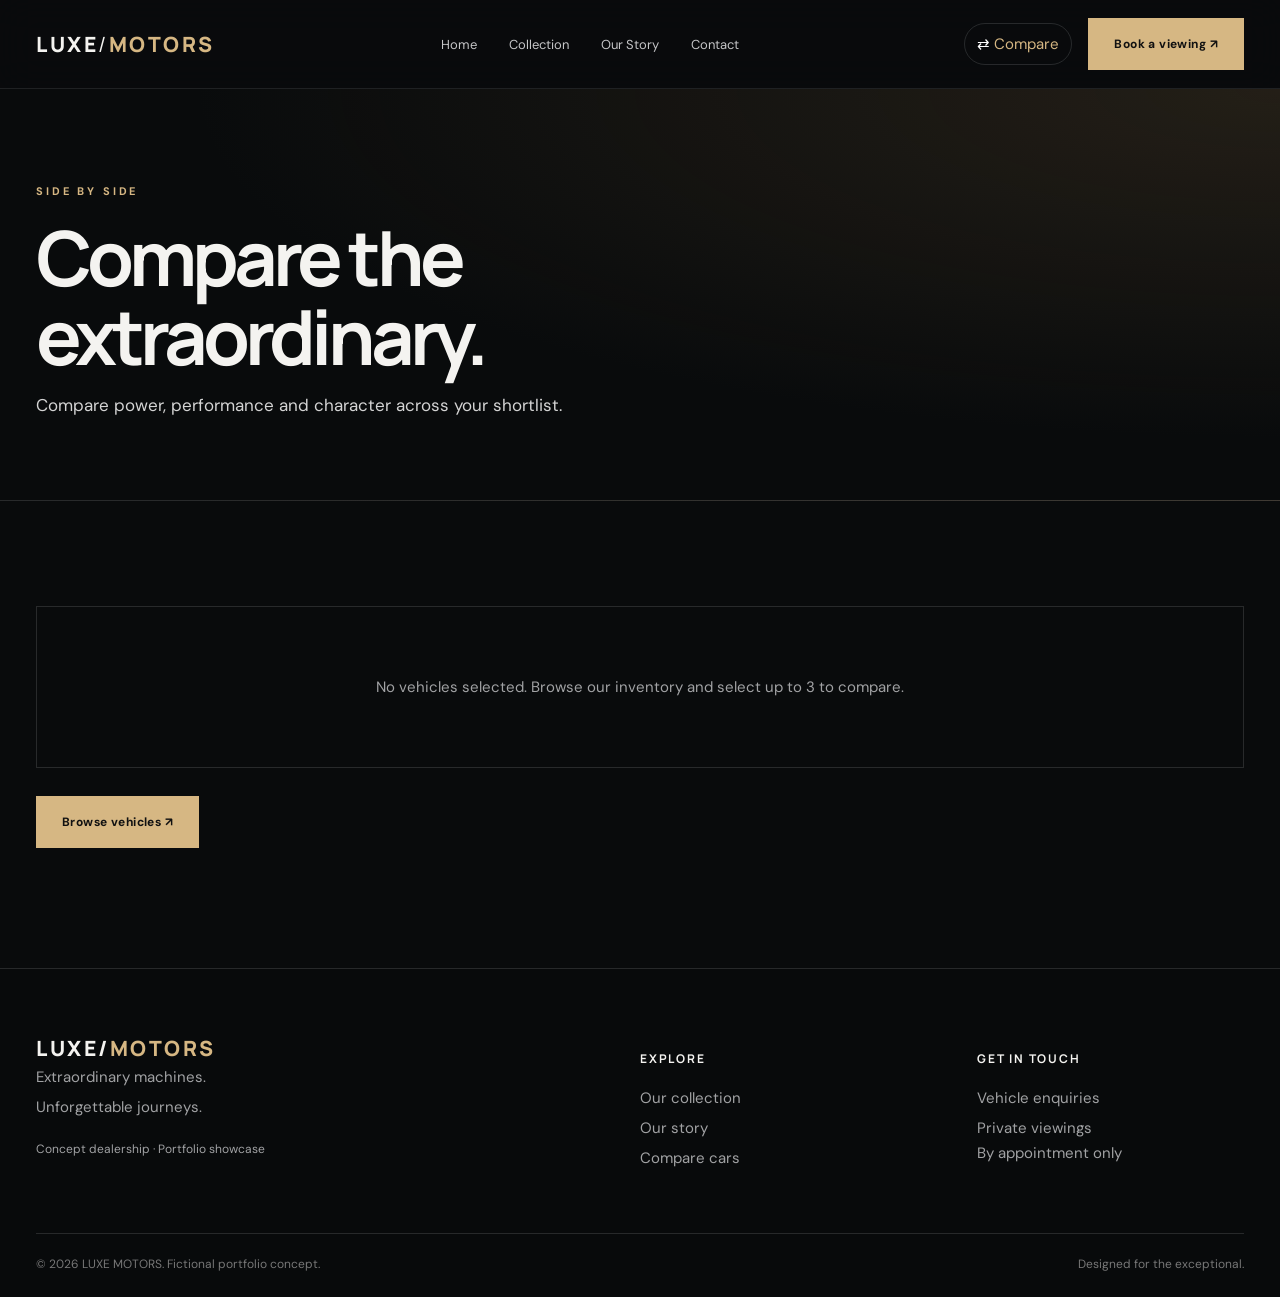
<file: compare.html>
<!doctype html><html lang="en"><head><meta charset="utf-8"><meta name="viewport" content="width=device-width, initial-scale=1"><meta name="theme-color" content="#0a0b0d"><meta name="description" content="LUXE MOTORS — Curated luxury and performance automobiles. Portfolio demonstration website."><title>Compare Vehicles | LUXE MOTORS</title><link rel="preconnect" href="https://fonts.googleapis.com"><link rel="preconnect" href="https://fonts.gstatic.com" crossorigin><link rel="stylesheet" href="style.css?v=3"></head><body><header class="nav"><div class="container nav-inner"><a href="index.html" class="brand">LUXE<span style="font-weight:400">/</span><em>MOTORS</em></a><nav class="navlinks" id="navLinks"><a href="index.html" class="">Home</a><a href="inventory.html" class="">Collection</a><a href="about.html" class="">Our Story</a><a href="contact.html" class="">Contact</a></nav><div class="navright"><a href="compare.html" class="icon-btn" title="Compare cars">⇄ <span class="count">Compare</span></a><a class="btn" href="contact.html">Book a viewing ↗</a><button id="menuToggle" class="icon-btn menu" aria-label="Toggle navigation" aria-expanded="false">☰</button></div></div></header><main><section class="page-hero"><div class="container"><div class="eyebrow">SIDE BY SIDE</div><h1>Compare the<br>extraordinary.</h1><p class="lead">Compare power, performance and character across your shortlist.</p></div></section><section class="section"><div class="container"><div id="compareTable" class="table-wrap"></div><p style="margin-top:28px"><a href="inventory.html" class="btn">Browse vehicles ↗</a></p></div></section></main><div class="compare-bar" id="compareBar" hidden><span><strong id="compareCount">0</strong> selected for comparison</span><a href="compare.html" style="background:#111;color:#fff;padding:12px 16px">Compare now ↗</a><button id="clearCompare">✕</button></div><footer class="footer"><div class="container"><div class="footer-grid"><div><div class="brand">LUXE/<em>MOTORS</em></div><p>Extraordinary machines.<br>Unforgettable journeys.</p><p style="font-size:12px">Concept dealership · Portfolio showcase</p></div><div><h4>Explore</h4><a href="inventory.html">Our collection</a><br><a href="about.html">Our story</a><br><a href="compare.html">Compare cars</a></div><div><h4>Get in touch</h4><a href="contact.html">Vehicle enquiries</a><br><a href="contact.html">Private viewings</a><br><span class="muted">By appointment only</span></div></div><div class="foot-bottom"><span>© 2026 LUXE MOTORS. Fictional portfolio concept.</span><span>Designed for the exceptional.</span></div></div></footer><script src="data.js"></script><script src="app.js"></script><script>document.getElementById('clearCompare')?.addEventListener('click',()=>{localStorage.removeItem('luxeCompare');location.reload()})</script></body></html>
</file>
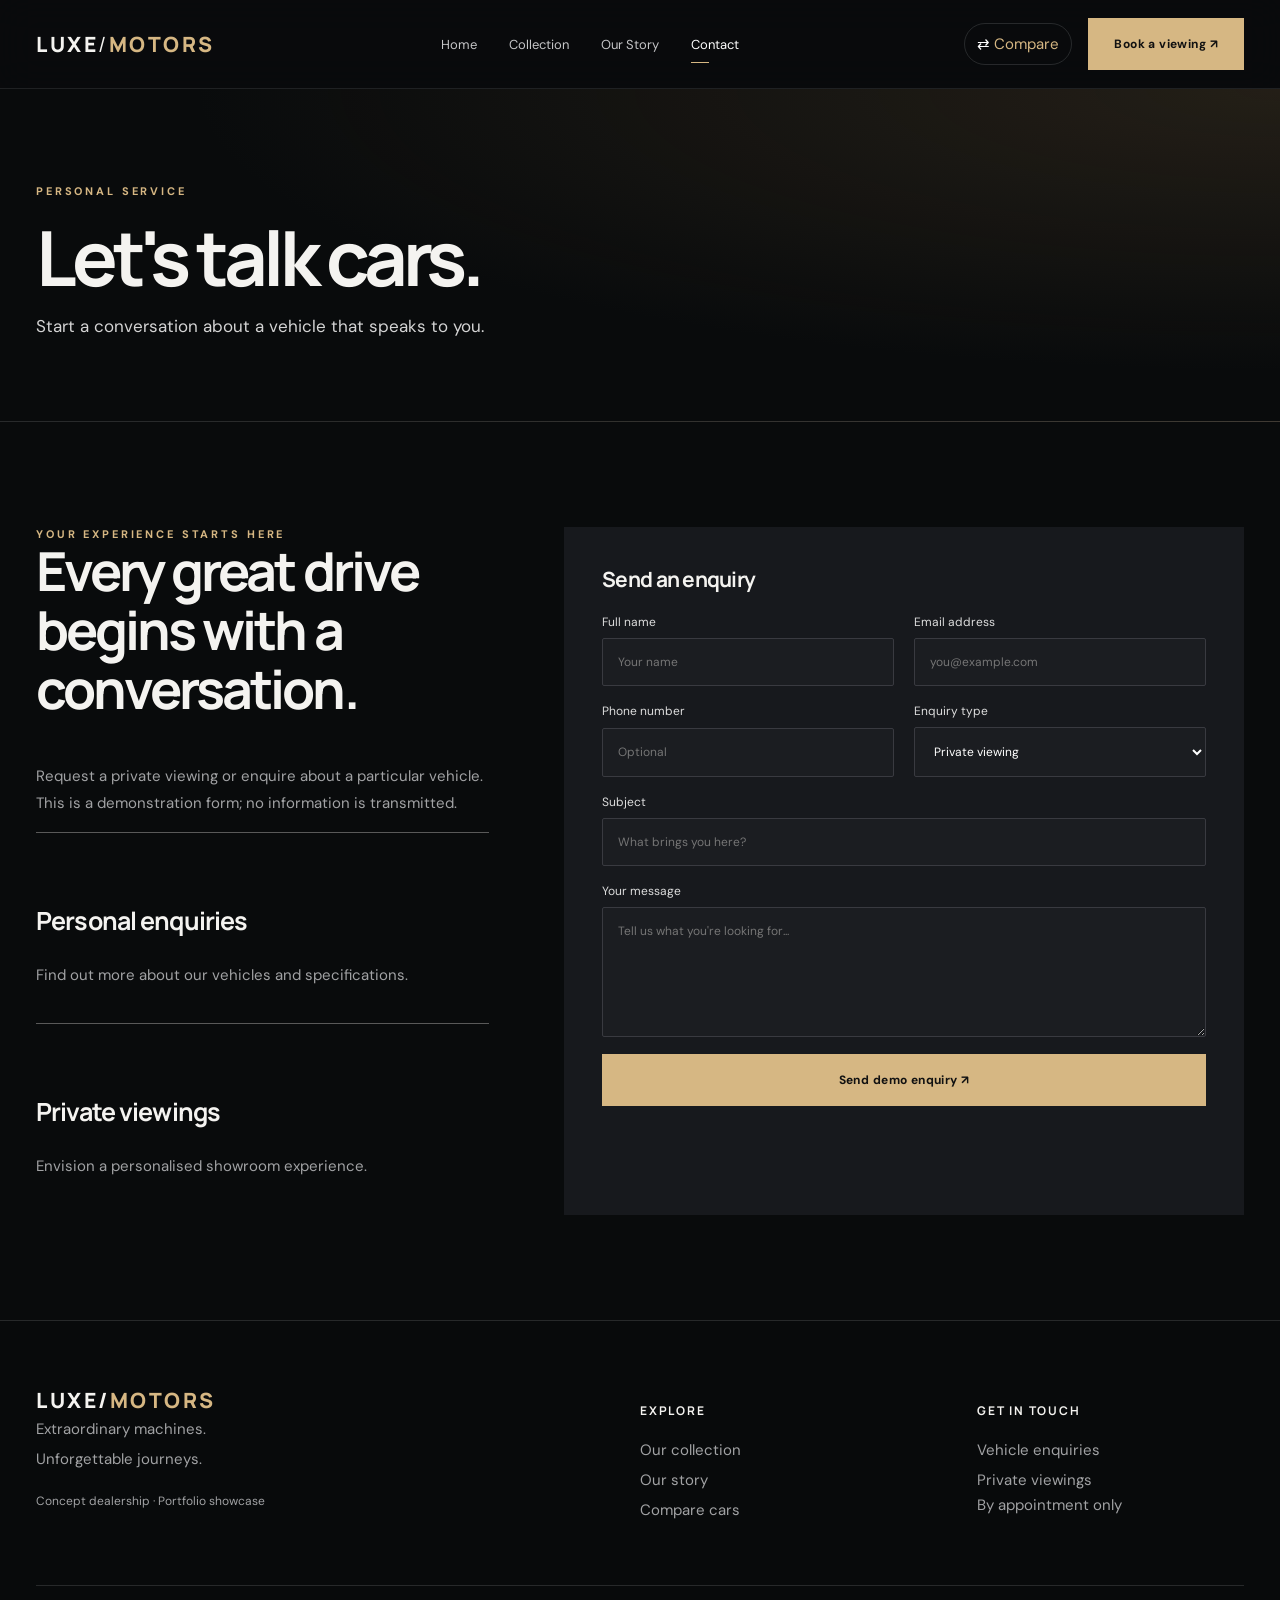
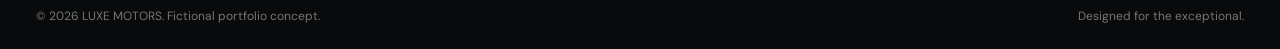
<file: contact.html>
<!doctype html><html lang="en"><head><meta charset="utf-8"><meta name="viewport" content="width=device-width, initial-scale=1"><meta name="theme-color" content="#0a0b0d"><meta name="description" content="LUXE MOTORS — Curated luxury and performance automobiles. Portfolio demonstration website."><title>Book a Viewing | LUXE MOTORS</title><link rel="preconnect" href="https://fonts.googleapis.com"><link rel="preconnect" href="https://fonts.gstatic.com" crossorigin><link rel="stylesheet" href="style.css?v=3"></head><body><header class="nav"><div class="container nav-inner"><a href="index.html" class="brand">LUXE<span style="font-weight:400">/</span><em>MOTORS</em></a><nav class="navlinks" id="navLinks"><a href="index.html" class="">Home</a><a href="inventory.html" class="">Collection</a><a href="about.html" class="">Our Story</a><a href="contact.html" class="active">Contact</a></nav><div class="navright"><a href="compare.html" class="icon-btn" title="Compare cars">⇄ <span class="count">Compare</span></a><a class="btn" href="contact.html">Book a viewing ↗</a><button id="menuToggle" class="icon-btn menu" aria-label="Toggle navigation" aria-expanded="false">☰</button></div></div></header><main><section class="page-hero"><div class="container"><div class="eyebrow">PERSONAL SERVICE</div><h1>Let's talk cars.</h1><p class="lead">Start a conversation about a vehicle that speaks to you.</p></div></section><section class="section"><div class="container contact-grid"><div><div class="eyebrow">Your experience starts here</div><h2>Every great drive begins with a conversation.</h2><p class="section-desc">Request a private viewing or enquire about a particular vehicle. This is a demonstration form; no information is transmitted.</p><div class="features" style="display:block"><div class="feature"><h3>Personal enquiries</h3><p>Find out more about our vehicles and specifications.</p></div><div class="feature"><h3>Private viewings</h3><p>Envision a personalised showroom experience.</p></div></div></div><div class="contact-panel"><h3>Send an enquiry</h3><form class="form" data-demo-form><div class="two-col"><label>Full name<input class="field" required placeholder="Your name"></label><label>Email address<input class="field" type="email" required placeholder="you@example.com"></label></div><div class="two-col"><label>Phone number<input class="field" type="tel" placeholder="Optional"></label><label>Enquiry type<select class="field"><option>Private viewing</option><option>Vehicle enquiry</option><option>General enquiry</option></select></label></div><label>Subject<input id="subject" class="field" placeholder="What brings you here?"></label><label>Your message<textarea class="field" required placeholder="Tell us what you're looking for..."></textarea></label><button type="submit" class="btn">Send demo enquiry ↗</button><div class="notice" role="status"></div></form></div></div></section></main><div class="compare-bar" id="compareBar" hidden><span><strong id="compareCount">0</strong> selected for comparison</span><a href="compare.html" style="background:#111;color:#fff;padding:12px 16px">Compare now ↗</a><button id="clearCompare">✕</button></div><footer class="footer"><div class="container"><div class="footer-grid"><div><div class="brand">LUXE/<em>MOTORS</em></div><p>Extraordinary machines.<br>Unforgettable journeys.</p><p style="font-size:12px">Concept dealership · Portfolio showcase</p></div><div><h4>Explore</h4><a href="inventory.html">Our collection</a><br><a href="about.html">Our story</a><br><a href="compare.html">Compare cars</a></div><div><h4>Get in touch</h4><a href="contact.html">Vehicle enquiries</a><br><a href="contact.html">Private viewings</a><br><span class="muted">By appointment only</span></div></div><div class="foot-bottom"><span>© 2026 LUXE MOTORS. Fictional portfolio concept.</span><span>Designed for the exceptional.</span></div></div></footer><script src="data.js"></script><script src="app.js"></script><script>document.getElementById('clearCompare')?.addEventListener('click',()=>{localStorage.removeItem('luxeCompare');location.reload()})</script></body></html>
</file>
<file: style.css>
/* Shared styles. Keep desktop rules here and breakpoint overrides below. */
@import url('https://fonts.googleapis.com/css2?family=DM+Sans:wght@400;500;600;700&family=Manrope:wght@400;500;600;700;800&display=optional');

:root {
  --bg: #090b0c;
  --surface: #14161a;
  --surface2: #202228;
  --text: #f4f3f0;
  --muted: #a1a2a4;
  --line: #ffffff20;
  --accent: #d6b783;
}

* {
  box-sizing: border-box;
}

html {
  scroll-behavior: smooth;
}

body {
  margin: 0;
  background: var(--bg);
  color: var(--text);
  font: 15px 'DM Sans', 'Segoe UI', Arial, sans-serif;
}

a {
  color: inherit;
  text-decoration: none;
}

button,input,select,textarea {
  font: inherit;
}

button {
  cursor: pointer;
}

img {
  display: block;
  width: 100%;
  object-fit: cover;
}

.container {
  width: min(1240px,calc(100% - 72px));
  margin: auto;
}

.nav {
  position: sticky;
  top: 0;
  z-index: 30;
  background: rgba(10,11,13,.89);
  backdrop-filter: blur(18px);
  border-bottom: 1px solid #ffffff18;
}

.nav-inner {
  display: flex;
  align-items: center;
  justify-content: space-between;
  gap: 30px;
  height: 88px;
}

.brand {
  font: 800 23px 'Manrope', 'Segoe UI', Arial, sans-serif;
  white-space: nowrap;
  font-size: 21px;
  letter-spacing: .12em;
}

.brand em {
  font-style: normal;
  color: var(--accent);
}

.navlinks {
  display: flex;
  align-items: center;
  gap: 32px;
  color: #c6c6c8;
  font-size: 13px;
}

.navlinks a:hover,.navlinks .active {
  color: #fff;
}

.navright {
  display: flex;
  align-items: center;
  gap: 16px;
}

.icon-btn {
  border: 1px solid var(--line);
  background: transparent;
  color: white;
  padding: 10px 12px;
  border-radius: 50px;
}

.count {
  color: var(--accent);
}

.btn {
  border: 1px solid transparent;
  background: var(--accent);
  color: #111;
  font-weight: 700;
  display: inline-flex;
  align-items: center;
  justify-content: center;
  gap: 15px;
  transition: .25s;
  border-radius: 0;
  padding: 17px 25px;
  font-size: 12px;
  letter-spacing: .035em;
}

.btn:hover {
  background: #e8c99b;
  transform: translateY(-2px);
}

.btn.outline {
  background: transparent;
  border-color: #ffffff65;
  color: #fff;
}

.btn.outline:hover {
  background: #fff;
  color: #111;
}

.btn.dark {
  background: #202226;
  color: white;
}

.menu {
  display: none;
}

.hero {
  min-height: 690px;
  position: relative;
  display: flex;
  align-items: center;
  overflow: hidden;
}

.hero::before {
  content: '';
  position: absolute;
  inset: 0;
  background: linear-gradient(90deg,rgba(0,0,0,.88) 0%,rgba(0,0,0,.52) 49%,rgba(0,0,0,.05) 100%),linear-gradient(0deg,#0a0b0d 0%,transparent 35%);
  z-index: 1;
}

.hero-bg {
  position: absolute;
  inset: 0;
  width: 100%;
  height: 100%;
  object-fit: cover;
}

.hero-content {
  position: relative;
  z-index: 2;
  padding: 90px 0;
}

.eyebrow {
  font-size: 11px;
  font-weight: 700;
  letter-spacing: .26em;
  text-transform: uppercase;
  color: var(--accent);
}

h1,h2,h3,p {
  margin-top: 0;
}

h1,h2,h3 {
  font-family: Manrope,sans-serif;
}

h1 {
  font-size: clamp(52px,7.4vw,106px);
  line-height: 1.04;
  letter-spacing: -.065em;
  max-width: 800px;
  margin: 20px 0 26px;
}

h2 {
  font-size: clamp(34px,4.2vw,58px);
  line-height: 1.1;
  letter-spacing: -.055em;
}

h3 {
  font-size: 21px;
  letter-spacing: -.035em;
}

.lead {
  color: #d4d4d4;
  max-width: 560px;
  font-size: 17px;
  line-height: 1.75;
}

.hero-actions {
  display: flex;
  gap: 12px;
  flex-wrap: wrap;
  margin-top: 34px;
}

.muted {
  color: var(--muted);
}

.section {
  padding: 105px 0;
}

.section.alt {
  background: #101114;
}

.section-head {
  display: flex;
  align-items: end;
  justify-content: space-between;
  gap: 25px;
  margin-bottom: 36px;
}

.section-head h2 {
  margin: 12px 0 0;
}

.section-desc {
  max-width: 480px;
  line-height: 1.8;
  color: var(--muted);
}

.grid {
  display: grid;
  grid-template-columns: repeat(3,minmax(0,1fr));
  gap: 22px;
}

.car-card {
  border: 1px solid #ffffff12;
  overflow: hidden;
  transition: transform .25s,border-color .25s;
  background: linear-gradient(140deg,#1b1e20,#101214);
}

.car-card:hover {
  transform: translateY(-5px);
  border-color: #9f835d;
}

.car-img {
  position: relative;
  overflow: hidden;
  height: 280px;
}

.car-img img {
  height: 100%;
  transition: transform .6s;
}

.car-card:hover img {
  transform: scale(1.055);
}

.tag {
  position: absolute;
  left: 18px;
  top: 18px;
  background: #151617dc;
  color: #fff;
  padding: 9px 12px;
  letter-spacing: .1em;
  text-transform: uppercase;
  font-size: 9px;
  backdrop-filter: blur(12px);
  border: 1px solid #ffffff22;
}

.heart {
  position: absolute;
  right: 18px;
  top: 16px;
  background: #111b;
  border: 1px solid #ffffff50;
  color: white;
  width: 38px;
  height: 38px;
  border-radius: 50%;
  font-size: 21px;
}

.heart.saved {
  color: #ff9f9f;
}

.car-body {
  padding: 26px;
}

.car-body h3 {
  margin: 0 0 7px;
  font-size: 24px;
}

.car-meta {
  color: var(--muted);
  margin-bottom: 21px;
  font-size: 10px;
  letter-spacing: .1em;
}

.specs {
  display: flex;
  gap: 16px;
  flex-wrap: wrap;
  border-top: 1px solid var(--line);
  border-bottom: 1px solid var(--line);
  padding: 15px 0;
  color: #ccc;
  font-size: 12px;
}

.price-row {
  display: flex;
  align-items: center;
  justify-content: space-between;
  margin-top: 22px;
  gap: 12px;
}

.price {
  font: 700 21px 'Manrope', 'Segoe UI', Arial, sans-serif;
  font-size: 20px;
}

.text-link {
  font-size: 12px;
  letter-spacing: .06em;
  color: var(--accent);
  text-transform: uppercase;
  font-weight: 700;
}

.banner {
  display: grid;
  grid-template-columns: 1fr 1fr;
  position: relative;
  margin: 10px 0 35px;
  background: #141819;
  min-height: 620px;
}

.banner img {
  height: 100%;
  min-height: 420px;
}

.banner-content {
  padding: 70px clamp(35px,6vw,100px);
  display: flex;
  flex-direction: column;
  justify-content: center;
}

.banner-content p {
  line-height: 1.8;
  color: #aaa;
}

.features {
  display: grid;
  grid-template-columns: repeat(3,1fr);
  gap: 20px;
}

.feature {
  border-top: 1px solid #595959;
  padding: 30px 15px 20px 0;
}

.feature-num {
  color: var(--accent);
  letter-spacing: .2em;
  font-size: 14px;
}

.feature p {
  color: var(--muted);
  line-height: 1.7;
}

.cta {
  position: relative;
  text-align: center;
  overflow: hidden;
  padding: 125px 20px;
  background: radial-gradient(ellipse at center bottom,#56412655,transparent 65%),#0c0e0f;
  border-top: 1px solid var(--line);
}

.cta h2 {
  max-width: 780px;
  font-size: clamp(56px,8vw,112px);
  line-height: 1.02;
  letter-spacing: -.065em;
  margin: 30px auto 40px;
}

.footer {
  padding: 65px 0 25px;
  border-top: 1px solid var(--line);
  background: #080a0b;
}

.footer-grid {
  display: grid;
  grid-template-columns: 2fr 1fr 1fr;
  gap: 70px;
  padding-bottom: 60px;
}

.footer p,.footer a {
  color: var(--muted);
  line-height: 2;
}

.footer a:hover {
  color: var(--accent);
}

.footer h4 {
  font: 700 12px 'Manrope', 'Segoe UI', Arial, sans-serif;
  letter-spacing: .15em;
  text-transform: uppercase;
}

.foot-bottom {
  display: flex;
  justify-content: space-between;
  gap: 20px;
  color: #777;
  border-top: 1px solid var(--line);
  padding-top: 22px;
  font-size: 12px;
}

.page-hero {
  padding: 95px 0 62px;
  border-bottom: 1px solid var(--line);
  background: radial-gradient(ellipse at top right,#59462d55,transparent 60%);
}

.page-hero h1 {
  font-size: clamp(48px,6vw,76px);
  margin-bottom: 15px;
}

.filter-bar {
  display: flex;
  gap: 12px;
  flex-wrap: wrap;
  margin-bottom: 30px;
}

.field {
  width: 100%;
  background: #1b1d21;
  border: 1px solid #393a40;
  padding: 15px;
  color: #fff;
  outline: none;
  border-radius: 2px;
  min-width: 0;
}

.field:focus {
  border-color: var(--accent);
}

.filter-bar .field {
  width: auto;
  flex: 1;
  min-width: 160px;
}

.filter-bar input {
  flex: 2!important;
}

.results {
  color: var(--muted);
  font-size: 13px;
  margin: 0 0 22px;
}

.detail-grid {
  display: grid;
  grid-template-columns: 1.4fr 1fr;
  gap: 40px;
}

.detail-visual img {
  height: 490px;
}

.detail-panel {
  padding: 22px 0;
}

.detail-panel h1 {
  font-size: clamp(36px,4vw,60px);
  margin: 15px 0;
}

.detail-specs {
  display: grid;
  grid-template-columns: 1fr 1fr;
  gap: 16px;
  padding: 25px 0;
  border-block: 1px solid var(--line);
  margin: 25px 0;
}

.detail-specs strong {
  display: block;
  margin-top: 5px;
}

.form {
  display: grid;
  gap: 17px;
}

.form label {
  display: grid;
  gap: 8px;
  font-size: 12px;
  color: #ddd;
}

.form textarea {
  resize: vertical;
  min-height: 130px;
}

.two-col {
  display: grid;
  grid-template-columns: 1fr 1fr;
  gap: 20px;
}

.contact-grid {
  display: grid;
  grid-template-columns: .8fr 1.2fr;
  gap: 75px;
}

.contact-panel {
  background: #17191d;
  padding: 38px;
}

.notice {
  padding: 13px;
  border: 1px solid #637651;
  color: #c6eab0;
  background: #1f2b1c;
  margin: 8px 0;
  display: none;
}

.notice.show {
  display: block;
}

.empty {
  padding: 70px 10px;
  text-align: center;
  color: var(--muted);
  border: 1px solid var(--line);
  grid-column: 1/-1;
}

.compare-bar {
  position: fixed;
  z-index: 40;
  bottom: 18px;
  left: 50%;
  transform: translateX(-50%);
  background: #e8d4b8;
  color: #111;
  padding: 14px 22px;
  display: flex;
  align-items: center;
  gap: 22px;
  box-shadow: 0 15px 60px #0009;
  max-width: 95%;
  border-radius: 5px;
}

.compare-bar[hidden] {
  display: none;
}

.compare-bar button {
  border: 0;
  background: #111;
  color: #fff;
  padding: 10px 17px;
}

.compare-table {
  width: 100%;
  border-collapse: collapse;
  min-width: 600px;
}

.compare-table td,.compare-table th {
  border: 1px solid var(--line);
  padding: 15px;
  text-align: left;
}

.table-wrap {
  overflow: auto;
}

.mini-check {
  display: flex;
  gap: 7px;
  align-items: center;
  font-size: 12px;
  color: #aaa;
  margin-top: 14px;
}

.mini-check input {
  accent-color: var(--accent);
}

.mobile-only {
  display: none;
}



::selection {
  background: #d6b783;
  color: #090b0c;
}

a:focus-visible,button:focus-visible {
  outline: 2px solid var(--accent);
  outline-offset: 5px;
}

.home .nav {
  position: absolute;
  left: 0;
  right: 0;
  background: linear-gradient(#090b0ce6,#090b0c15);
  backdrop-filter: blur(8px);
}

.navlinks a {
  position: relative;
  padding: 12px 0;
}

.navlinks a.active:after {
  content: '';
  position: absolute;
  bottom: 2px;
  left: 0;
  width: 18px;
  height: 1px;
  background: var(--accent);
}

.cinematic {
  height: 100svh;
  max-height: 1200px;
  align-items: center;
  background: #161b1c;
  min-height: 780px;
}

.cinematic .hero-bg {
  object-position: 65% center;
  animation: hero-drift 14s ease-out both;
}

.cinematic:before {
  background: linear-gradient(90deg,#050809ed 0%,#050809b5 29%,#05080945 56%,#0508090a 85%),linear-gradient(0deg,#090b0c 0%,transparent 32%,transparent 80%,#090b0c55);
}

.hero-topline {
  position: absolute;
  top: 122px;
  left: 36px;
  right: 36px;
  display: flex;
  justify-content: space-between;
  z-index: 2;
  font-size: 8px;
  letter-spacing: .16em;
  color: #c1c2bc;
}

.cinematic .hero-content {
  padding: 185px 0 190px;
}

.cinematic h1 {
  font-family: 'Manrope','Segoe UI',sans-serif;
  font-size: clamp(48px,5.4vw,82px);
  font-weight: 500;
  line-height: 1.12;
  letter-spacing: -.045em;
  max-width: 780px;
  margin: 27px 0 28px;
}

.cinematic .lead {
  font-size: 15px;
  line-height: 1.85;
  color: #cecec8;
  max-width: 360px;
}

.live-dot {
  display: inline-block;
  width: 6px;
  height: 6px;
  border-radius: 50%;
  background: var(--accent);
  margin-right: 10px;
  box-shadow: 0 0 15px #d6b78388;
}

.film-link {
  display: inline-flex;
  align-items: center;
  gap: 12px;
  font-size: 12px;
  padding: 0 10px;
}

.play-ring {
  display: grid;
  place-items: center;
  width: 39px;
  height: 39px;
  border: 1px solid #ffffff55;
  border-radius: 50%;
  font-size: 18px;
}

.hero-bottom {
  position: absolute;
  bottom: 34px;
  left: 0;
  right: 0;
  z-index: 2;
  display: flex;
  align-items: end;
  justify-content: space-between;
  border-top: 1px solid #ffffff35;
  padding-top: 24px;
  gap: 24px;
}

.hero-feature {
  display: grid;
  gap: 10px;
}

.hero-feature .eyebrow {
  font-size: 9px;
}

.hero-feature strong {
  font: 500 20px 'Manrope', 'Segoe UI', Arial, sans-serif;
  font-size: 17px;
  font-weight: 500;
  letter-spacing: -.02em;
}

.hero-feature>span:last-child {
  font-size: 11px;
  color: #c1c1bb;
}

.slide-controls {
  display: flex;
  gap: 10px;
}

.slide-dot {
  background: transparent;
  border: 0;
  border-top: 2px solid #ffffff40;
  padding: 14px 22px 0;
  color: #90918d;
  font-size: 11px;
}

.slide-dot.active {
  border-color: var(--accent);
  color: var(--accent);
}

.scroll-cue {
  font-size: 9px;
  letter-spacing: .15em;
  color: #aaa;
}

.scroll-cue span {
  margin-left: 25px;
  color: var(--accent);
  font-size: 20px;
}

.marque-strip {
  display: flex;
  justify-content: space-evenly;
  align-items: center;
  gap: 35px;
  padding: 34px 36px;
  border-bottom: 1px solid var(--line);
  color: #aaa99f;
  flex-wrap: wrap;
}

.marque-strip span {
  font: 600 14px 'Manrope', 'Segoe UI', Arial, sans-serif;
  letter-spacing: .19em;
}

.marque-strip span:nth-child(2) {
  font-family: Georgia,serif;
  letter-spacing: 0;
  font-size: 21px;
}

.editorial-intro {
  display: grid;
  grid-template-columns: 1fr 1.5fr;
  gap: 25px 65px;
  padding-top: 115px;
  padding-bottom: 100px;
  border-bottom: 1px solid var(--line);
}

.editorial-intro>.eyebrow {
  grid-column: 1/-1;
}

.editorial-intro h2 {
  margin: 0;
  font-size: clamp(35px,4vw,57px);
}

.editorial-intro p {
  max-width: 430px;
  justify-self: end;
  line-height: 1.9;
  color: var(--muted);
  align-self: end;
  margin: 0;
}

.editorial-intro em,.serif-accent {
  font-family: Georgia,serif;
  font-weight: 400;
  font-style: italic;
  color: var(--accent);
  letter-spacing: -.045em;
}

.car-img>a {
  display: block;
  height: 100%;
}

.banner-label {
  position: absolute;
  top: 25px;
  left: 35px;
  z-index: 1;
  font-size: 9px;
  letter-spacing: .18em;
  padding: 12px;
  background: #090b0c99;
}

.banner-content h2 {
  font-size: clamp(36px,4vw,60px);
}

.feature h3 {
  margin-top: 40px;
  font-size: 25px;
}

.reveal-pending {
  opacity: 0;
  transform: translateY(24px);
  transition: opacity .7s,transform .7s;
}

.reveal-pending.is-visible {
  opacity: 1;
  transform: none;
}

.cinematic .hero-accent {
  display: inline-block;
  font-family: Georgia,'Times New Roman',serif;
  font-size: 1.17em;
  font-weight: 400;
  font-style: italic;
  letter-spacing: -.055em;
  line-height: 1.12;
  color: #dec69f;
  padding-right: .12em;
}

.cinematic .eyebrow {
  font-size: 10px;
  font-weight: 500;
  letter-spacing: .2em;
}

.cinematic .hero-actions {
  margin-top: 30px;
  gap: 20px;
}

@keyframes hero-drift {
from{transform:scale(1.055)}to{transform:scale(1)}
}

@media(max-width:1050px) {
  .navlinks {
    gap: 18px;
  }

  .navright {
    gap: 10px;
  }

  .navright>.btn {
    display: none;
  }

  .scroll-cue {
    display: none;
  }
}

@media(max-width:980px) {
  .navlinks {
    gap: 15px;
  }

  .grid {
    grid-template-columns: repeat(2,1fr);
  }

  .banner {
    grid-template-columns: 1fr 1fr;
  }

  .detail-grid {
    grid-template-columns: 1fr;
  }

  .detail-visual img {
    height: 400px;
  }

  .contact-grid {
    gap: 30px;
  }
}

@media(max-width:700px) {
  .container {
    width: min(100% - 36px,1240px);
  }

  .nav-inner {
    height: 70px;
  }

  .brand {
    font-size: 17px;
  }

  .menu {
    display: block;
  }

  .navlinks {
    display: none;
    position: absolute;
    left: 0;
    right: 0;
    top: 69px;
    padding: 24px;
    background: #101114;
    flex-direction: column;
    align-items: stretch;
  }

  .navlinks.open {
    display: flex;
  }

  .navright .btn {
    display: none;
  }

  .hero {
    min-height: 670px;
  }

  .hero::before {
    background: linear-gradient(90deg,#000b,#0006),linear-gradient(0deg,#0a0b0d,transparent 50%);
  }

  .hero-content {
    padding: 50px 0;
  }

  .section {
    padding: 70px 0;
  }

  .section-head {
    align-items: start;
    flex-direction: column;
  }

  .grid,.features,.banner,.footer-grid,.contact-grid,.two-col {
    grid-template-columns: 1fr;
  }

  .banner img {
    max-height: 350px;
    min-height: 0;
    height: 330px;
  }

  .banner-content {
    padding: 50px 25px;
  }

  .footer-grid {
    gap: 18px;
  }

  .car-img {
    height: 270px;
  }

  .filter-bar .field {
    flex-basis: 100%;
    width: 100%;
  }

  .foot-bottom {
    flex-direction: column;
  }

  .contact-panel {
    padding: 24px;
  }

  .compare-bar {
    width: 92%;
    font-size: 12px;
    gap: 12px;
    justify-content: space-between;
  }

  .mobile-only {
    display: block;
  }

  .hero-topline {
    top: 96px;
    left: 18px;
    right: 18px;
    font-size: 8px;
  }

  .hero-topline span:last-child {
    display: none;
  }

  .cinematic {
    max-height: none;
    min-height: 760px;
    height: 100svh;
  }

  .cinematic .hero-content {
    padding: 160px 0 205px;
  }

  .cinematic h1 {
    font-size: clamp(36px,7.8vw,54px);
    line-height: 1.18;
    letter-spacing: -.045em;
    margin: 24px 0;
  }

  .cinematic .hero-bg {
    object-position: 63% center;
  }

  .cinematic:before {
    background: linear-gradient(90deg,#050809dc,#05080944),linear-gradient(0deg,#090b0c 0%,transparent 60%);
  }

  .cinematic .eyebrow {
    font-size: 8px;
    letter-spacing: .14em;
  }

  .hero-actions {
    gap: 20px;
  }

  .hero-bottom {
    bottom: 27px;
    gap: 12px;
  }

  .hero-feature strong {
    font-size: 14px;
  }

  .hero-feature .eyebrow {
    font-size: 8px;
  }

  .slide-dot {
    padding: 12px 10px 0;
  }

  .slide-controls {
    gap: 3px;
  }

  .marque-strip {
    padding: 25px 18px;
    gap: 24px;
  }

  .marque-strip span {
    font-size: 10px;
  }

  .marque-strip span:nth-child(2) {
    font-size: 17px;
  }

  .editorial-intro {
    grid-template-columns: 1fr;
    padding-top: 70px;
    padding-bottom: 65px;
    gap: 25px;
  }

  .editorial-intro p {
    justify-self: start;
  }

  .banner {
    min-height: 0;
  }

  .banner-label {
    left: 18px;
    font-size: 8px;
  }

  .feature h3 {
    margin-top: 25px;
  }

  .cta {
    padding: 85px 18px;
  }

  .cinematic .hero-accent {
    font-size: 1.24em;
  }

  .cinematic .lead {
    font-size: 14px;
    max-width: 300px;
  }

  .cinematic .hero-actions {
    gap: 18px;
    margin-top: 25px;
  }
}

@media(prefers-reduced-motion:reduce) {
  html {
    scroll-behavior: auto;
  }

  *,*:before,*:after {
    animation: none!important;
    transition: none!important;
  }

  .reveal-pending {
    opacity: 1;
    transform: none;
  }
}
</file>
